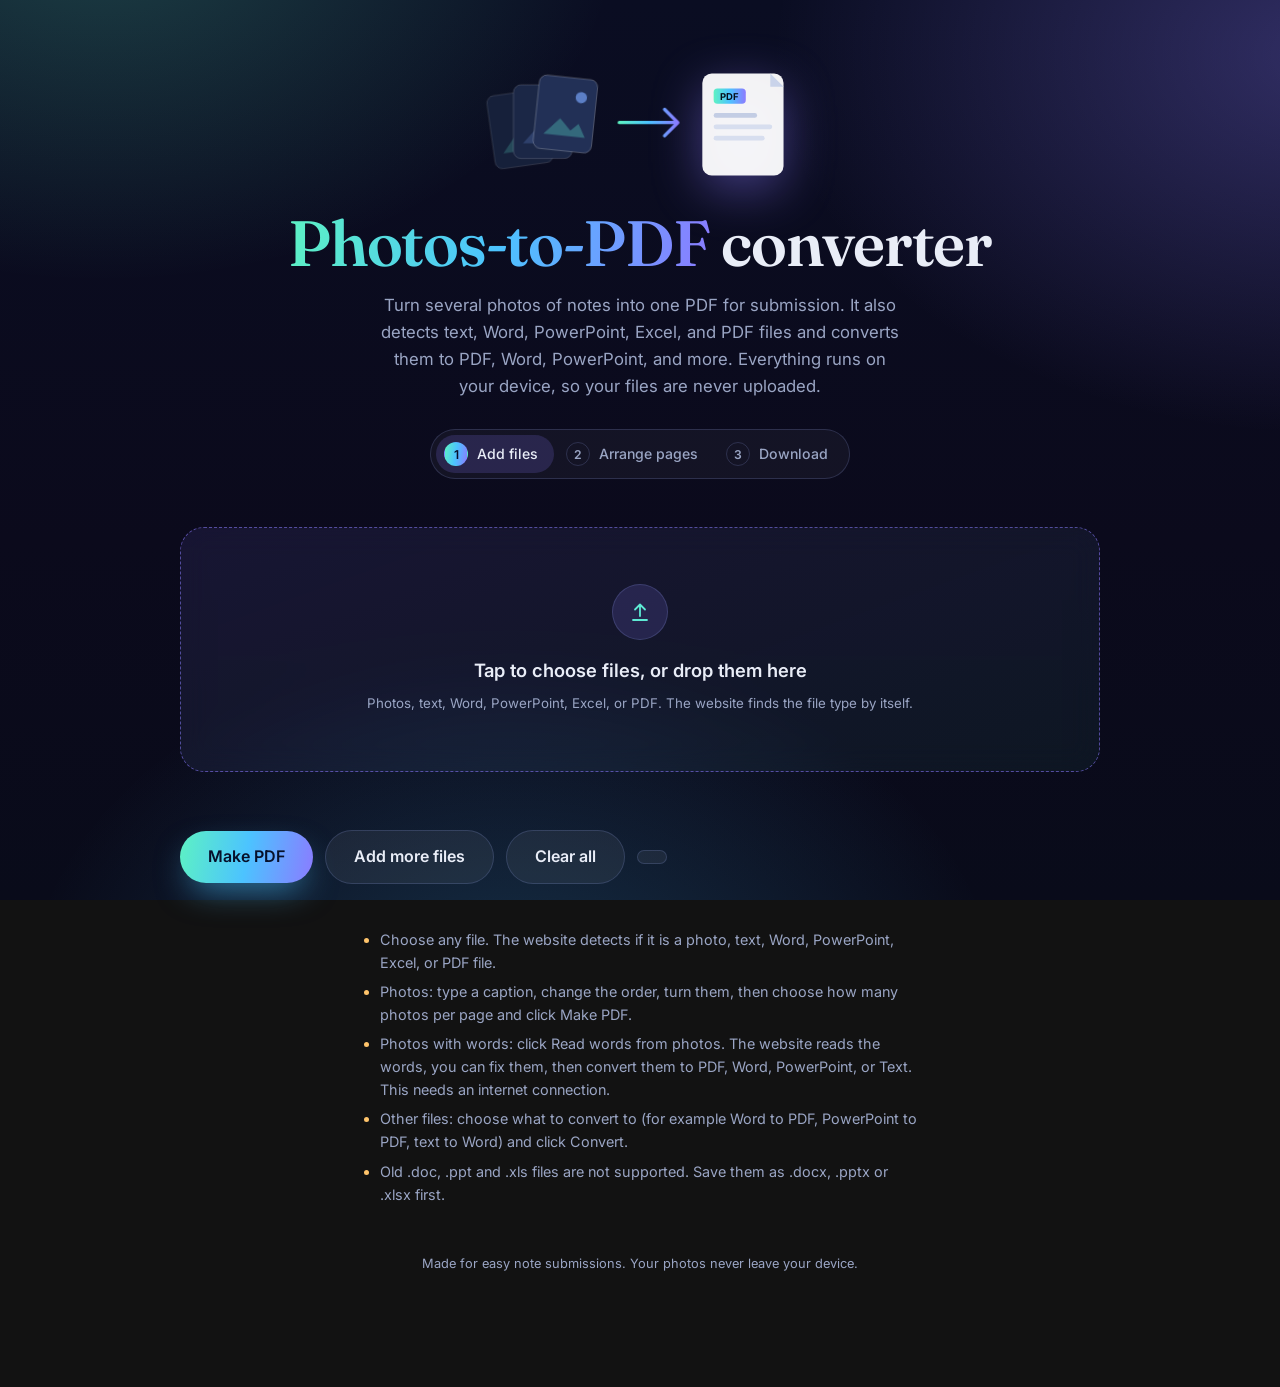
<file: photos-to-pdf/photos-to-pdf/index.html>
<!DOCTYPE html>
<html lang="en">
<head>
<meta charset="UTF-8">
<meta name="viewport" content="width=device-width, initial-scale=1">
<title>Photos-to-PDF converter</title>
<link rel="preconnect" href="https://fonts.googleapis.com">
<link rel="preconnect" href="https://fonts.gstatic.com" crossorigin>
<link href="https://fonts.googleapis.com/css2?family=Fraunces:opsz,wght@9..144,500;9..144,600&family=Inter:wght@400;500;600&display=swap" rel="stylesheet">
<link rel="stylesheet" href="style.css">
</head>
<body>
<div class="wrap">
  <header>
    <svg class="hero" viewBox="0 0 360 130" role="img" aria-label="Photos turning into one PDF">
      <defs>
        <linearGradient id="g" x1="0" x2="1"><stop offset="0" stop-color="#5df2c3"/><stop offset=".5" stop-color="#4cc3ff"/><stop offset="1" stop-color="#8b7bff"/></linearGradient>
      </defs>
      <g class="ph p1"><rect x="22" y="30" width="62" height="78" rx="8" fill="#16203a" stroke="#ffffff22"/><path d="M32 92l16-18 12 12 8-8 8 14H32z" fill="#5eead433"/><circle cx="68" cy="50" r="6" fill="#7aa7ff88"/></g>
      <g class="ph p2"><rect x="46" y="22" width="62" height="78" rx="8" fill="#1b2746" stroke="#ffffff2e"/><path d="M56 84l16-18 12 12 8-8 8 14H56z" fill="#7aa7ff33"/><circle cx="92" cy="42" r="6" fill="#5eead488"/></g>
      <g class="ph p3"><rect x="70" y="14" width="62" height="78" rx="8" fill="#223056" stroke="#ffffff40"/><path d="M80 76l16-18 12 12 8-8 8 14H80z" fill="#5eead44d"/><circle cx="116" cy="34" r="6" fill="#7aa7ffaa"/></g>
      <g class="arrow"><path d="M158 62h60M206 48l14 14-14 14" fill="none" stroke="url(#g)" stroke-width="3.5" stroke-linecap="round" stroke-linejoin="round"/></g>
      <g class="pdf"><rect x="246" y="10" width="86" height="108" rx="10" fill="#fff" fill-opacity=".95"/><path d="M318 10l14 14h-14z" fill="#c9d3ea"/><rect x="258" y="52" width="46" height="5" rx="2.5" fill="#c3cde4"/><rect x="258" y="64" width="62" height="5" rx="2.5" fill="#d7deef"/><rect x="258" y="76" width="54" height="5" rx="2.5" fill="#d7deef"/><rect x="258" y="26" width="34" height="16" rx="4" fill="url(#g)"/><text x="275" y="38" text-anchor="middle" font-family="Inter,sans-serif" font-size="10" font-weight="700" fill="#06101c">PDF</text></g>
    </svg>
    <h1><span>Photos-to-PDF</span> converter</h1>
    <p>Turn several photos of notes into one PDF for submission. It also detects text, Word, PowerPoint, Excel, and PDF files and converts them to PDF, Word, PowerPoint, and more. Everything runs on your device, so your files are never uploaded.</p>
    <ol class="steps" aria-label="Steps">
      <li data-s="1"><i>1</i>Add files</li>
      <li data-s="2"><i>2</i>Arrange pages</li>
      <li data-s="3"><i>3</i>Download</li>
    </ol>
  </header>

  <div id="drop" tabindex="0" role="button" aria-label="Choose photos">
    <strong>Tap to choose files, or drop them here</strong>
    <small>Photos, text, Word, PowerPoint, Excel, or PDF. The website finds the file type by itself.</small>
  </div>
  <input id="file" type="file" multiple hidden>

  <section class="panel" id="panel">
    <div class="opts">
      <div><label for="per">Photos per page</label>
        <select id="per">
          <option value="1">1 photo (full page)</option>
          <option value="2">2 photos</option>
          <option value="4">4 photos</option>
          <option value="6">6 photos</option>
        </select></div>
      <div><label for="size">Paper size</label>
        <select id="size">
          <option value="612,792">Short bond (8.5 × 11 in)</option>
          <option value="595.28,841.89">A4</option>
          <option value="612,936">Long bond (8.5 × 13 in)</option>
        </select></div>
      <div><label for="orient">Page direction</label>
        <select id="orient">
          <option value="auto">Match each photo</option>
          <option value="p">Always portrait</option>
          <option value="l">Always landscape</option>
        </select></div>
      <div><label for="margin">Margin</label>
        <select id="margin">
          <option value="0">None (full page)</option>
          <option value="18" selected>Small</option>
          <option value="36">Normal</option>
        </select></div>
      <div><label for="qual">Quality</label>
        <select id="qual">
          <option value="0.92">High (bigger file)</option>
          <option value="0.8" selected>Balanced</option>
          <option value="0.6">Small file</option>
        </select></div>
      <div><label for="name">File name</label>
        <input id="name" type="text" value="my-notes"></div>
    </div>
  </section>

  <ul id="grid" aria-label="Photos in page order"></ul>

  <section id="docsec" class="docsec" hidden>
    <div class="dhead"><h2>Other files</h2><div class="dsz"><label for="dsize">Paper size for PDF</label><select id="dsize"><option value="612,792">Short bond (8.5 × 11 in)</option><option value="595.28,841.89">A4</option><option value="612,936">Long bond (8.5 × 13 in)</option></select></div></div>
    <ul id="docs"></ul>
  </section>

  <section id="ocrsec" class="docsec" hidden>
    <div class="dhead"><h2>Words found in the photos</h2><div class="dsz"><label for="ocrlang">Language of the words</label><select id="ocrlang"><option value="eng">English</option><option value="fil">Filipino</option><option value="eng+fil">English and Filipino</option></select></div></div>
    <textarea id="ocrtext" rows="10" placeholder="The words from your photos will appear here. You can fix any mistakes before converting." aria-label="Words found in the photos"></textarea>
    <div class="dact"><label for="ocrt">Convert to</label><select id="ocrt" class="dt"><option value="pdf">PDF (.pdf)</option><option value="docx">Word (.docx)</option><option value="pptx">PowerPoint (.pptx)</option><option value="txt">Text (.txt)</option></select><button class="btn go" id="ocrgo">Convert</button></div>
    <div class="dmsg" id="ocrmsg"></div>
  </section>

  <div class="actions" id="actions" hidden>
    <button class="btn" id="make">Make PDF</button>
    <button class="btn ghost" id="ocr" style="display:none">Read words from photos</button>
    <button class="btn ghost" id="makeppt" style="display:none">Make PowerPoint from photos</button>
    <button class="btn ghost" id="all" style="display:none">Convert all documents</button>
    <button class="btn ghost" id="add">Add more files</button>
    <button class="btn ghost" id="clear">Clear all</button>
    <span id="count" class="chip"></span>
    <span id="status" role="status" aria-live="polite"></span>
  </div>

  <ul class="help">
    <li>Choose any file. The website detects if it is a photo, text, Word, PowerPoint, Excel, or PDF file.</li>
    <li>Photos: type a caption, change the order, turn them, then choose how many photos per page and click Make PDF.</li>
    <li>Photos with words: click Read words from photos. The website reads the words, you can fix them, then convert them to PDF, Word, PowerPoint, or Text. This needs an internet connection.</li>
    <li>Other files: choose what to convert to (for example Word to PDF, PowerPoint to PDF, text to Word) and click Convert.</li>
    <li>Old .doc, .ppt and .xls files are not supported. Save them as .docx, .pptx or .xlsx first.</li>
  </ul>
  <p class="foot">Made for easy note submissions. Your photos never leave your device.</p>
</div>

<script src="jszip.min.js"></script>
<script src="pdf-lib.min.js"></script>
<script src="pptxgen.bundle.js"></script>
<script src="script.js"></script>
</body>
</html>
</file>
<file: photos-to-pdf/photos-to-pdf/style.css>
:root{color-scheme:dark;--ink:#e9edf7;--muted:#98a2ba;--glass:rgba(255,255,255,.055);--edge:rgba(255,255,255,.12);--teal:#5eead4;--sky:#7aa7ff;--red:#ff7a8a}
*{box-sizing:border-box}
html,body{margin:0}
body{min-height:100vh;color:var(--ink);font-family:Inter,system-ui,-apple-system,"Segoe UI",sans-serif;line-height:1.6;
  background:radial-gradient(700px 480px at 12% -5%,rgba(94,234,212,.18),transparent 70%),radial-gradient(760px 520px at 100% 8%,rgba(122,167,255,.2),transparent 70%),radial-gradient(700px 500px at 50% 110%,rgba(150,120,255,.14),transparent 70%),#0a0e1c;background-attachment:fixed}
.wrap{max-width:960px;margin:0 auto;padding:64px 20px 100px}
header{text-align:center;padding:0 10px 8px}
h1{font-family:Fraunces,Georgia,serif;font-weight:600;font-size:clamp(2.3rem,7vw,4rem);line-height:1.05;margin:0 0 16px;letter-spacing:-.02em}
h1 span{background:linear-gradient(100deg,var(--teal),var(--sky));-webkit-background-clip:text;background-clip:text;color:transparent}
header p{margin:0 auto;color:var(--muted);max-width:48ch;font-size:1.05rem}
#drop{margin-top:40px;border:1.5px dashed rgba(255,255,255,.25);border-radius:24px;background:var(--glass);backdrop-filter:blur(14px);-webkit-backdrop-filter:blur(14px);padding:56px 20px;text-align:center;cursor:pointer;transition:border-color .2s,background .2s,box-shadow .2s}
#drop::before{content:"";display:block;width:54px;height:54px;margin:0 auto 16px;border-radius:50%;border:1px solid var(--edge);background:rgba(94,234,212,.1) url("data:image/svg+xml,%3Csvg xmlns='http://www.w3.org/2000/svg' viewBox='0 0 24 24' fill='none' stroke='%235eead4' stroke-width='1.8' stroke-linecap='round' stroke-linejoin='round'%3E%3Cpath d='M12 16V5M7 9.5l5-5 5 5M5 20h14'/%3E%3C/svg%3E") center/24px no-repeat}
#drop:hover,#drop.over{border-color:var(--teal);background:rgba(94,234,212,.07);box-shadow:0 0 60px -15px rgba(94,234,212,.5)}
#drop strong{display:block;font-size:1.15rem;font-weight:600;margin-bottom:4px}
#drop small{color:var(--muted)}
#drop:focus-visible,button:focus-visible,select:focus-visible,input:focus-visible{outline:2px solid var(--teal);outline-offset:3px}
.panel{margin-top:28px;background:var(--glass);backdrop-filter:blur(14px);-webkit-backdrop-filter:blur(14px);border:1px solid var(--edge);border-radius:20px;padding:22px;display:none}
.panel.on{display:block}
.opts{display:grid;grid-template-columns:repeat(auto-fit,minmax(170px,1fr));gap:14px}
label{display:block;font-size:.8rem;color:var(--muted);margin:0 0 6px 2px;font-weight:500}
select,input[type=text]{width:100%;padding:10px 12px;border:1px solid var(--edge);border-radius:10px;background:rgba(255,255,255,.06);font:inherit;color:var(--ink)}
select option{background:#141a2e;color:var(--ink)}
#grid{margin-top:28px;display:grid;grid-template-columns:repeat(auto-fill,minmax(190px,1fr));gap:18px;list-style:none;padding:0}
.card{background:var(--glass);border:1px solid var(--edge);border-radius:18px;overflow:hidden;display:flex;flex-direction:column;transition:transform .2s,border-color .2s,box-shadow .2s}
.card:hover{transform:translateY(-4px);border-color:rgba(94,234,212,.5);box-shadow:0 18px 40px -20px rgba(94,234,212,.5)}
.thumb{height:180px;background:rgba(0,0,0,.28);display:flex;align-items:center;justify-content:center;overflow:hidden;margin:8px 8px 0;border-radius:12px}
.thumb img{max-width:100%;max-height:100%;display:block}
.meta{padding:10px 14px 6px;font-size:.82rem;color:var(--muted);display:flex;justify-content:space-between;gap:8px}
.meta b{color:var(--ink);font-weight:600}
.meta .nm{overflow:hidden;text-overflow:ellipsis;white-space:nowrap;min-width:0}
.tools{display:flex;gap:6px;padding:4px 10px 12px}
.tools button{flex:1;border:1px solid var(--edge);background:rgba(255,255,255,.05);border-radius:8px;padding:6px 0;font-size:.95rem;cursor:pointer;color:var(--ink);transition:background .15s,color .15s}
.tools button:hover:not(:disabled){background:rgba(94,234,212,.16);color:var(--teal)}
.tools button:disabled{opacity:.28;cursor:default}
.tools .del:hover{background:rgba(255,122,138,.16)!important;color:var(--red)!important}
.actions{display:flex;flex-wrap:wrap;gap:12px;align-items:center;margin-top:30px}
.btn{border:0;background:linear-gradient(100deg,var(--teal),var(--sky));color:#06101c;padding:13px 28px;font:inherit;font-weight:600;cursor:pointer;border-radius:999px;box-shadow:0 12px 30px -10px rgba(94,234,212,.6);transition:transform .15s,box-shadow .15s}
.btn:hover:not(:disabled){transform:translateY(-2px);box-shadow:0 16px 34px -10px rgba(94,234,212,.75)}
.btn:disabled{opacity:.5;cursor:default}
.btn.ghost{background:var(--glass);color:var(--ink);border:1px solid var(--edge);box-shadow:none}
.btn.ghost:hover{background:rgba(255,255,255,.1)}
#status{color:var(--muted);font-size:.93rem}
#status.err{color:var(--red)}
.help{margin:44px auto 0;max-width:560px;padding:0 0 0 20px;color:var(--muted);font-size:.9rem}
.help li{margin-bottom:6px}
.help li::marker{color:var(--teal)}
@media (prefers-reduced-motion:reduce){*{transition:none!important}}

.hero{width:min(340px,80%);height:auto;margin:0 auto 22px;display:block;overflow:visible}
.hero .ph{transform-box:fill-box;transform-origin:center;animation:fan 1s cubic-bezier(.2,.8,.2,1) both}
.hero .p1{--r:-10deg;--x:-4px}.hero .p2{--r:-3deg;animation-delay:.08s}.hero .p3{--r:5deg;--x:4px;animation-delay:.16s}
.hero .p1{transform:rotate(-8deg)}.hero .p3{transform:rotate(6deg)}
@keyframes fan{from{opacity:0;transform:translateY(18px) rotate(0)}}
.hero .pdf{filter:drop-shadow(0 12px 22px rgba(94,234,212,.35))}
.steps{list-style:none;margin:30px auto 0;padding:5px;display:inline-flex;flex-wrap:wrap;justify-content:center;gap:4px;border:1px solid var(--edge);border-radius:999px;background:rgba(255,255,255,.04)}
.steps li{display:flex;align-items:center;gap:9px;padding:7px 16px 7px 8px;border-radius:999px;font-size:.88rem;font-weight:500;color:var(--muted);transition:background .25s,color .25s}
.steps i{font-style:normal;width:24px;height:24px;border-radius:50%;display:grid;place-items:center;font-size:.76rem;font-weight:600;border:1px solid var(--edge)}
body[data-step="1"] .steps [data-s="1"],body[data-step="2"] .steps [data-s="2"],body[data-step="3"] .steps [data-s="3"]{background:rgba(94,234,212,.12);color:var(--ink)}
body[data-step="1"] .steps [data-s="1"] i,body[data-step="2"] .steps [data-s="2"] i,body[data-step="3"] .steps [data-s="3"] i{background:linear-gradient(100deg,var(--teal),var(--sky));color:#06101c;border-color:transparent}
.meta b{background:rgba(94,234,212,.14);color:var(--teal);padding:1px 10px;border-radius:999px;font-size:.78rem}
.tools svg{width:17px;height:17px;display:block;margin:0 auto;fill:none;stroke:currentColor;stroke-width:2;stroke-linecap:round;stroke-linejoin:round}
.foot{text-align:center;margin-top:48px;color:var(--muted);font-size:.8rem}
@media (prefers-reduced-motion:reduce){.hero .ph{animation:none}}

/* palette v2 */
:root{--teal:#5df2c3;--sky:#4cc3ff;--iris:#8b7bff;--amber:#ffc46b;--grad:linear-gradient(100deg,#5df2c3 0%,#4cc3ff 50%,#8b7bff 100%);--glass:rgba(255,255,255,.06);--edge:rgba(160,175,255,.18);--muted:#9aa5c4}
body{background:
  radial-gradient(760px 520px at 8% -8%,rgba(93,242,195,.22),transparent 68%),
  radial-gradient(820px 560px at 104% 6%,rgba(139,123,255,.30),transparent 68%),
  radial-gradient(700px 520px at 40% 112%,rgba(76,195,255,.20),transparent 70%),
  linear-gradient(180deg,#0a0d22,#0b0a1c 60%,#090b1a);background-attachment:fixed}
h1 span{background:var(--grad);-webkit-background-clip:text;background-clip:text;color:transparent}
.btn{background:var(--grad);color:#07102a;box-shadow:0 14px 34px -10px rgba(76,195,255,.65)}
.btn:hover:not(:disabled){box-shadow:0 18px 40px -10px rgba(139,123,255,.75)}
.btn.ghost{background:var(--glass);color:var(--ink);box-shadow:none}
#drop{border-color:rgba(139,123,255,.55);background:linear-gradient(160deg,rgba(139,123,255,.10),rgba(93,242,195,.05))}
#drop:hover,#drop.over{border-color:var(--sky);background:linear-gradient(160deg,rgba(139,123,255,.16),rgba(76,195,255,.10));box-shadow:0 0 70px -15px rgba(139,123,255,.6)}
#drop::before{background-color:rgba(139,123,255,.16)}
.card:hover{border-color:rgba(139,123,255,.6);box-shadow:0 20px 44px -20px rgba(139,123,255,.7)}
.meta b{background:rgba(255,196,107,.15);color:var(--amber)}
.tools button:hover:not(:disabled){background:rgba(139,123,255,.22);color:#fff}
.help li::marker{color:var(--amber)}
body[data-step="1"] .steps [data-s="1"],body[data-step="2"] .steps [data-s="2"],body[data-step="3"] .steps [data-s="3"]{background:rgba(139,123,255,.18)}
body[data-step="1"] .steps [data-s="1"] i,body[data-step="2"] .steps [data-s="2"] i,body[data-step="3"] .steps [data-s="3"] i{background:var(--grad);color:#07102a}
.hero .pdf{filter:drop-shadow(0 14px 26px rgba(139,123,255,.45))}

.capwrap{padding:2px 10px 4px}
.cap{width:100%;padding:8px 10px;border:1px solid var(--edge);border-radius:8px;background:rgba(255,255,255,.06);color:var(--ink);font:inherit;font-size:.85rem}
.cap::placeholder{color:#7a85a6}
.chip{padding:6px 14px;border:1px solid var(--edge);border-radius:999px;background:var(--glass);color:var(--ink);font-size:.85rem;font-weight:500}
.meta b{white-space:nowrap;font-size:.74rem;padding:2px 9px}
.meta .nm{flex:1;text-align:right}

.docsec{margin-top:30px}
.dhead{display:flex;flex-wrap:wrap;justify-content:space-between;align-items:flex-end;gap:12px;margin-bottom:12px}
.dhead h2{margin:0;font-family:Fraunces,Georgia,serif;font-weight:600;font-size:1.4rem}
.dsz{min-width:200px}
#docs{list-style:none;margin:0;padding:0;display:grid;gap:12px}
.drow{background:var(--glass);border:1px solid var(--edge);border-radius:16px;padding:14px 16px;backdrop-filter:blur(14px);-webkit-backdrop-filter:blur(14px)}
.drow.bad{border-color:rgba(255,122,138,.4)}
.dtop{display:flex;align-items:center;gap:10px}
.badge{flex:none;padding:3px 12px;border-radius:999px;background:rgba(139,123,255,.2);color:#cfc8ff;font-size:.8rem;font-weight:600}
.drow.bad .badge{background:rgba(255,122,138,.18);color:var(--red)}
.dn{flex:1;min-width:0;overflow:hidden;text-overflow:ellipsis;white-space:nowrap;color:var(--muted);font-size:.9rem}
.x{flex:none;border:1px solid var(--edge);background:rgba(255,255,255,.05);color:var(--ink);border-radius:8px;width:34px;height:30px;cursor:pointer}
.x svg{width:16px;height:16px;fill:none;stroke:currentColor;stroke-width:2;stroke-linecap:round}
.x:hover{background:rgba(255,122,138,.16);color:var(--red)}
.dact{display:flex;flex-wrap:wrap;align-items:center;gap:10px;margin-top:12px}
.dact label{margin:0;white-space:nowrap}
.dact select{width:auto;min-width:170px}
.dact .btn{padding:9px 22px}
.dmsg{margin-top:8px;font-size:.88rem;color:var(--muted)}
.dmsg:empty{display:none}
.dmsg.err{color:var(--red)}

#ocrtext{width:100%;margin-top:4px;padding:14px;border:1px solid var(--edge);border-radius:14px;background:rgba(255,255,255,.06);color:var(--ink);font:inherit;font-size:.95rem;line-height:1.5;resize:vertical}
#ocrtext::placeholder{color:#7a85a6}
#ocrsec{margin-top:30px}
</file>
